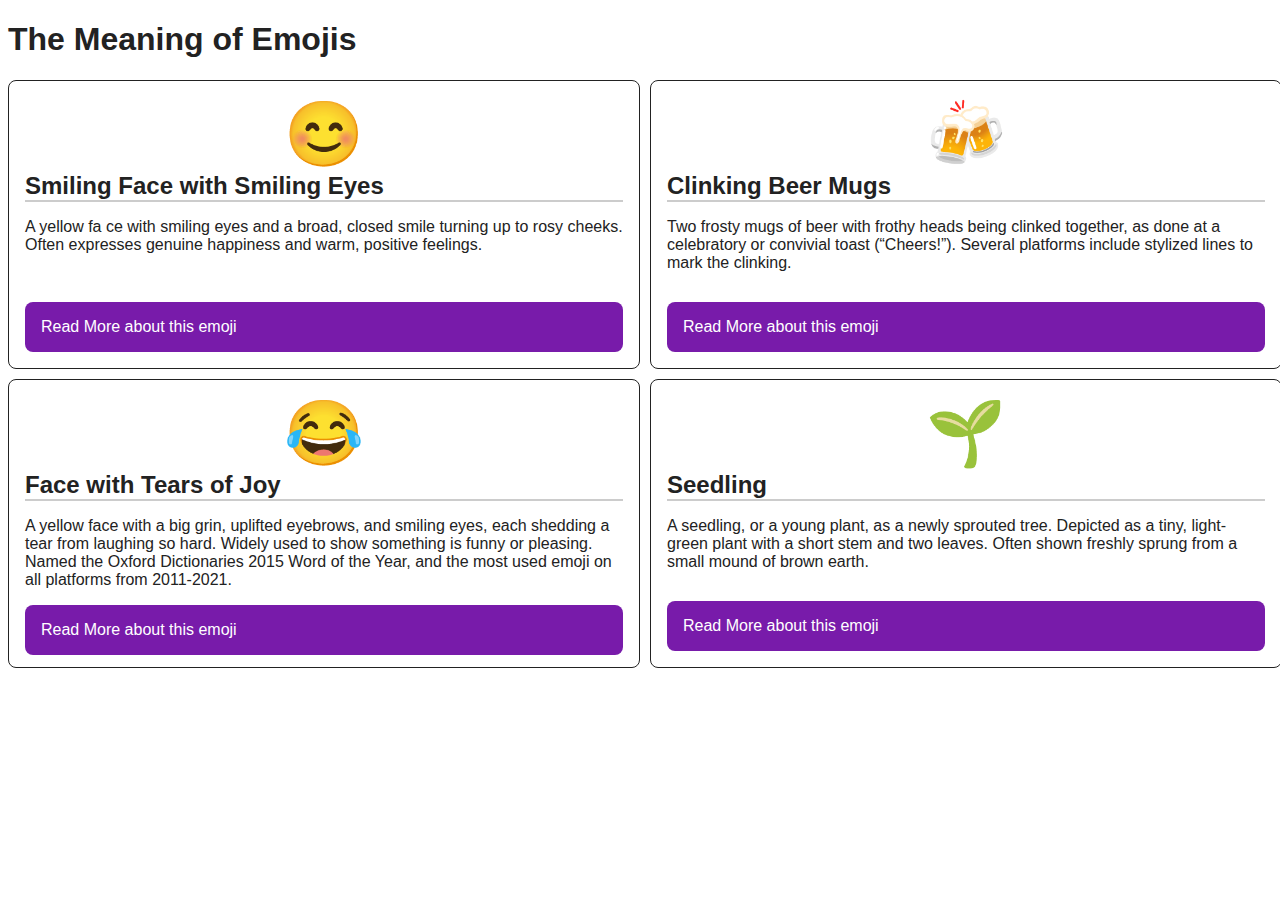
<file: index.html>
<!DOCTYPE html>
<html lang="en">

<head>
  <meta charset="UTF-8">
  <meta http-equiv="X-UA-Compatible" content="IE=edge">
  <meta name="viewport" content="width=device-width, initial-scale=1.0">
  <title>Emoji Meanings</title>

  <link rel="stylesheet" href="css/main.css">
</head>

<body>
  <header class="siteheader">
    <h1>The Meaning of Emojis</h1>
  </header>
  <main>
    <div class="emojis">
      <div class="emoji">
        <h2>Smiling Face with Smiling Eyes</h2>
        <span class="icon">😊</span>
        <p>A yellow fa ce with smiling eyes and a broad, closed smile turning up to rosy cheeks. Often expresses genuine happiness and warm, positive feelings.</p>
        <a href="https://emojipedia.org/smiling-face-with-smiling-eyes/" target="_blank">Read More about this emoji</a>
      </div>
      <div class="emoji">
        <h2>Clinking Beer Mugs</h2>
        <span class="icon">🍻</span>
        <p>Two frosty mugs of beer with frothy heads being clinked together, as done at a celebratory or convivial toast (“Cheers!”). Several platforms include stylized lines to mark the clinking.</p>
        <a href="https://emojipedia.org/clinking-beer-mugs/" target="_blank">Read More about this emoji</a>
      </div>
      <div class="emoji">
        <h2>Face with Tears of Joy</h2>
        <span class="icon">😂</span>
        <p>A yellow face with a big grin, uplifted eyebrows, and smiling eyes, each shedding a tear from laughing so hard. Widely used to show something is funny or pleasing. Named the Oxford Dictionaries 2015 Word of the Year, and the most used emoji on all platforms from 2011-2021.</p>
        <a href="https://emojipedia.org/face-with-tears-of-joy/" target="_blank">Read More about this emoji</a>
      </div>
      <div class="emoji">
        <h2>Seedling</h2>
        <span class="icon">🌱</span>
        <p>A seedling, or a young plant, as a newly sprouted tree. Depicted as a tiny, light-green plant with a short stem and two leaves. Often shown freshly sprung from a small mound of brown earth.</p>
        <a href="https://emojipedia.org/seedling/" target="_blank">Read More about this emoji</a>
      </div>
    </div>
  </main>
</body>

</html>
</file>
<file: css/main.css>
body {
    font-family: Arial, Helvetica, sans-serif;
    color: #222;
  }
  
  .emojis {
    display: grid;
    grid-template-rows: 50% 50%;
    grid-template-columns: 50% 50%;
    row-gap: 10px;
    column-gap: 10px; 
  }

  .emoji {
    border: 1px solid #222;
    border-radius: 8px;
    padding: 1rem;
    display: flex;
    flex-direction: column;
    justify-content: space-between;
  }
  
  .emoji h2 {
    margin: 0;
    border-bottom: 2px solid #ccc;
  }
  

  .emoji p {
    flex-grow: 1;
  }

  .emoji a {
    text-decoration: none;
    background-color: #781BAA;
    color: white;
    padding: 1rem;
    border-radius: 8px;
    display: flex;
    text-align: left;
  }
  
  .icon {
    font-size: 4rem;
  }

  .emoji .icon {
    order: -1;
    text-align: center;

  }
</file>
